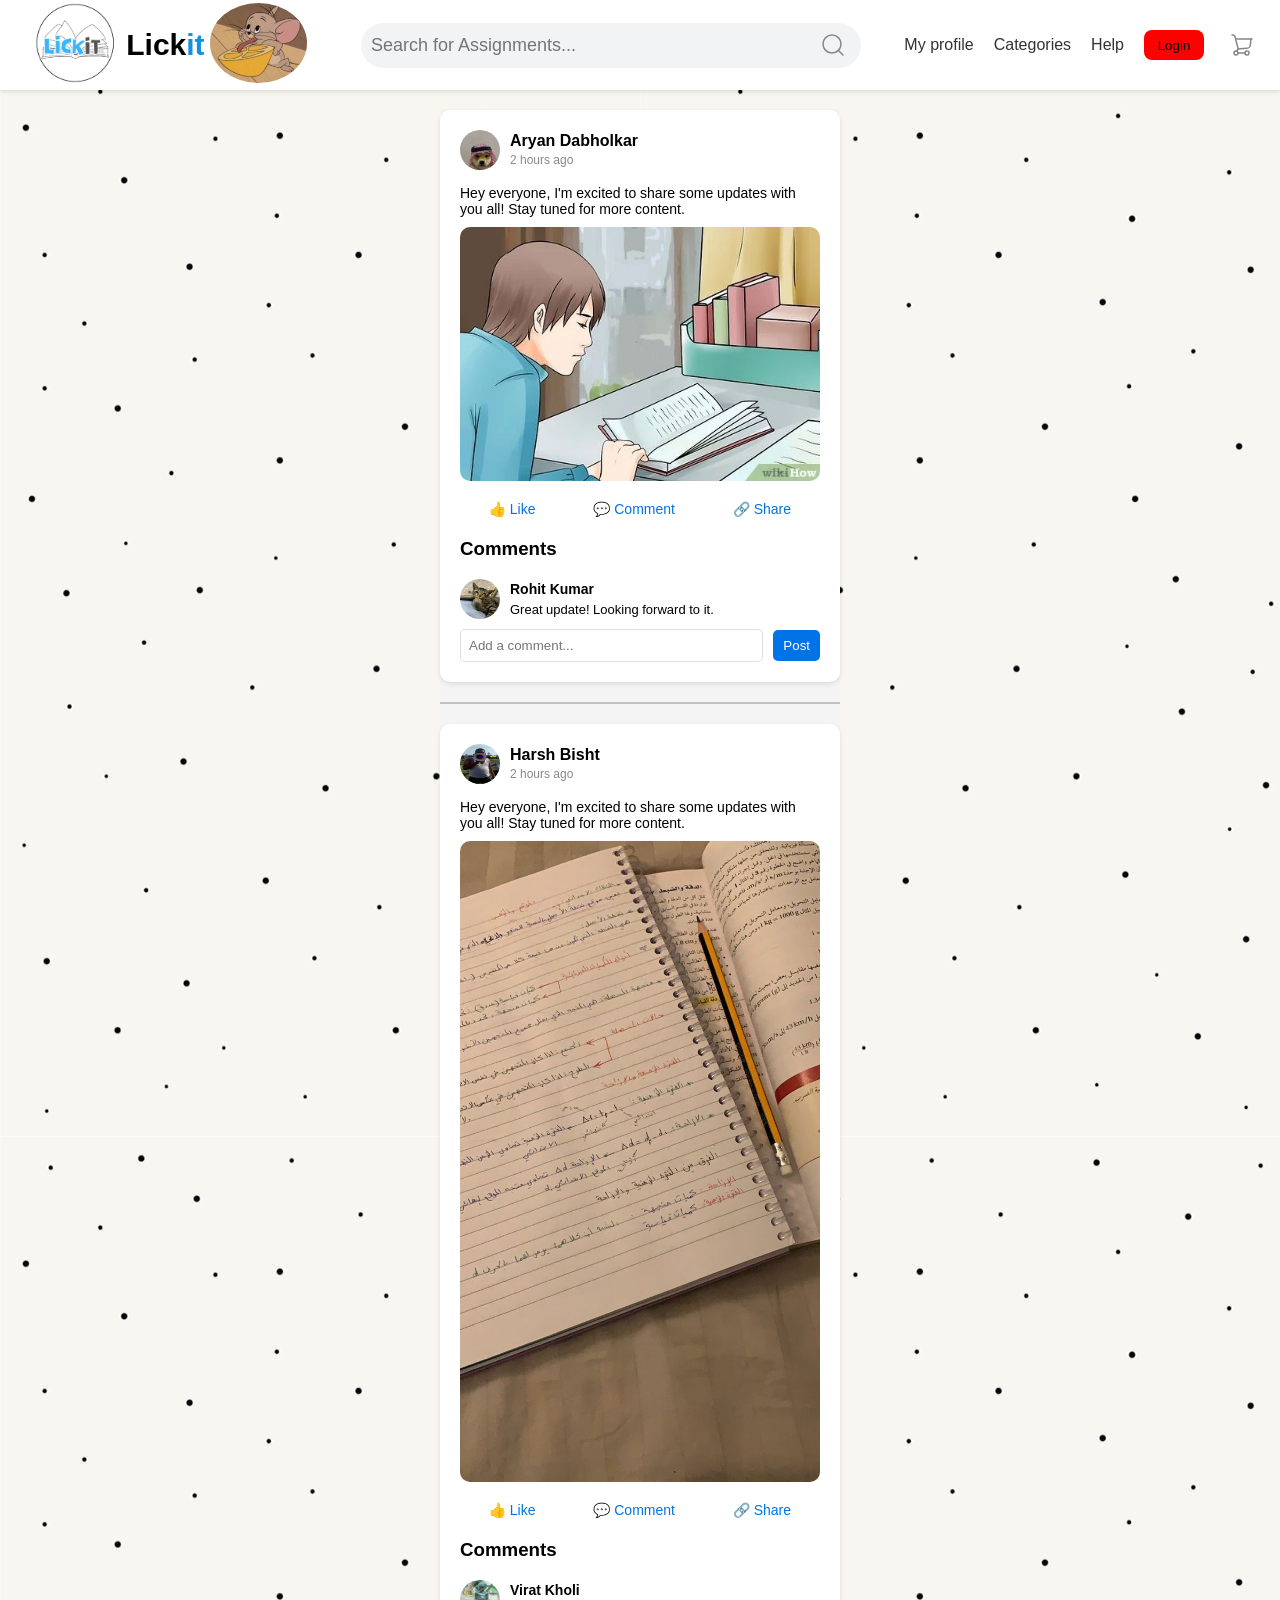
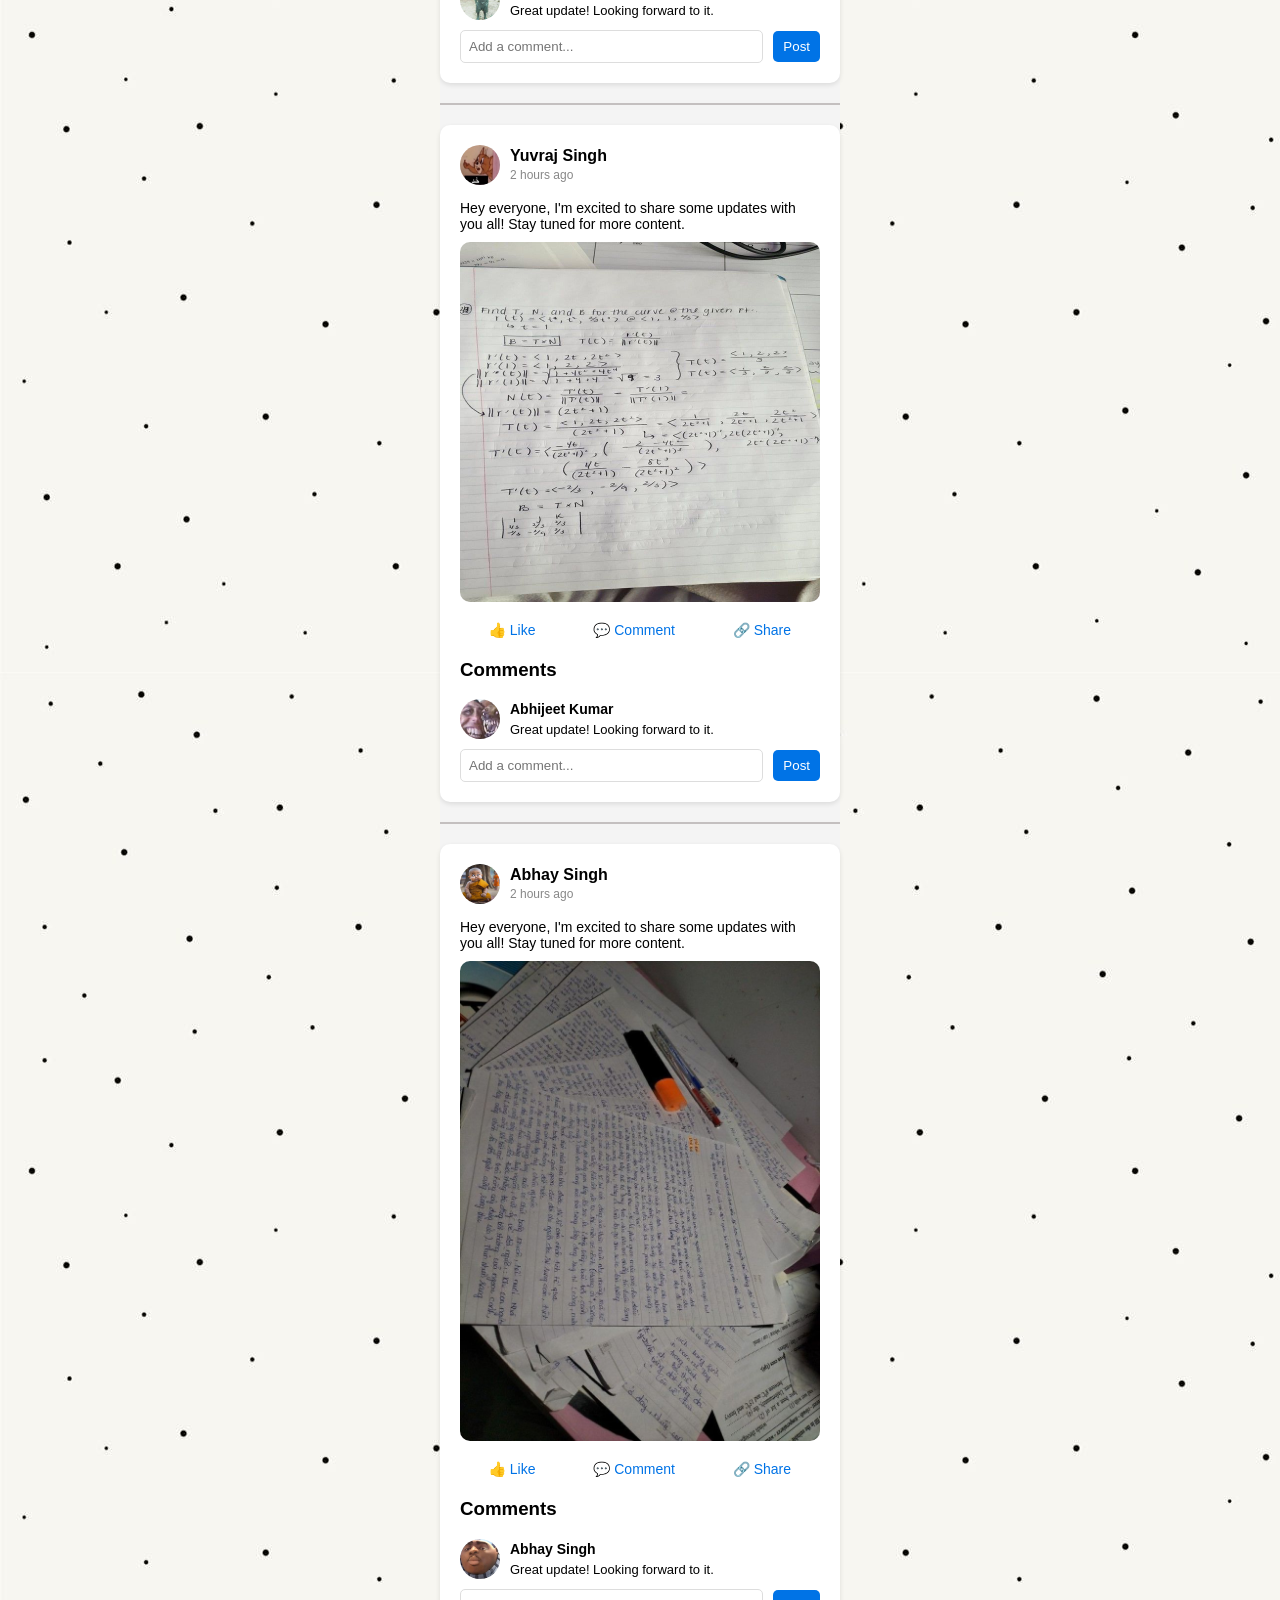
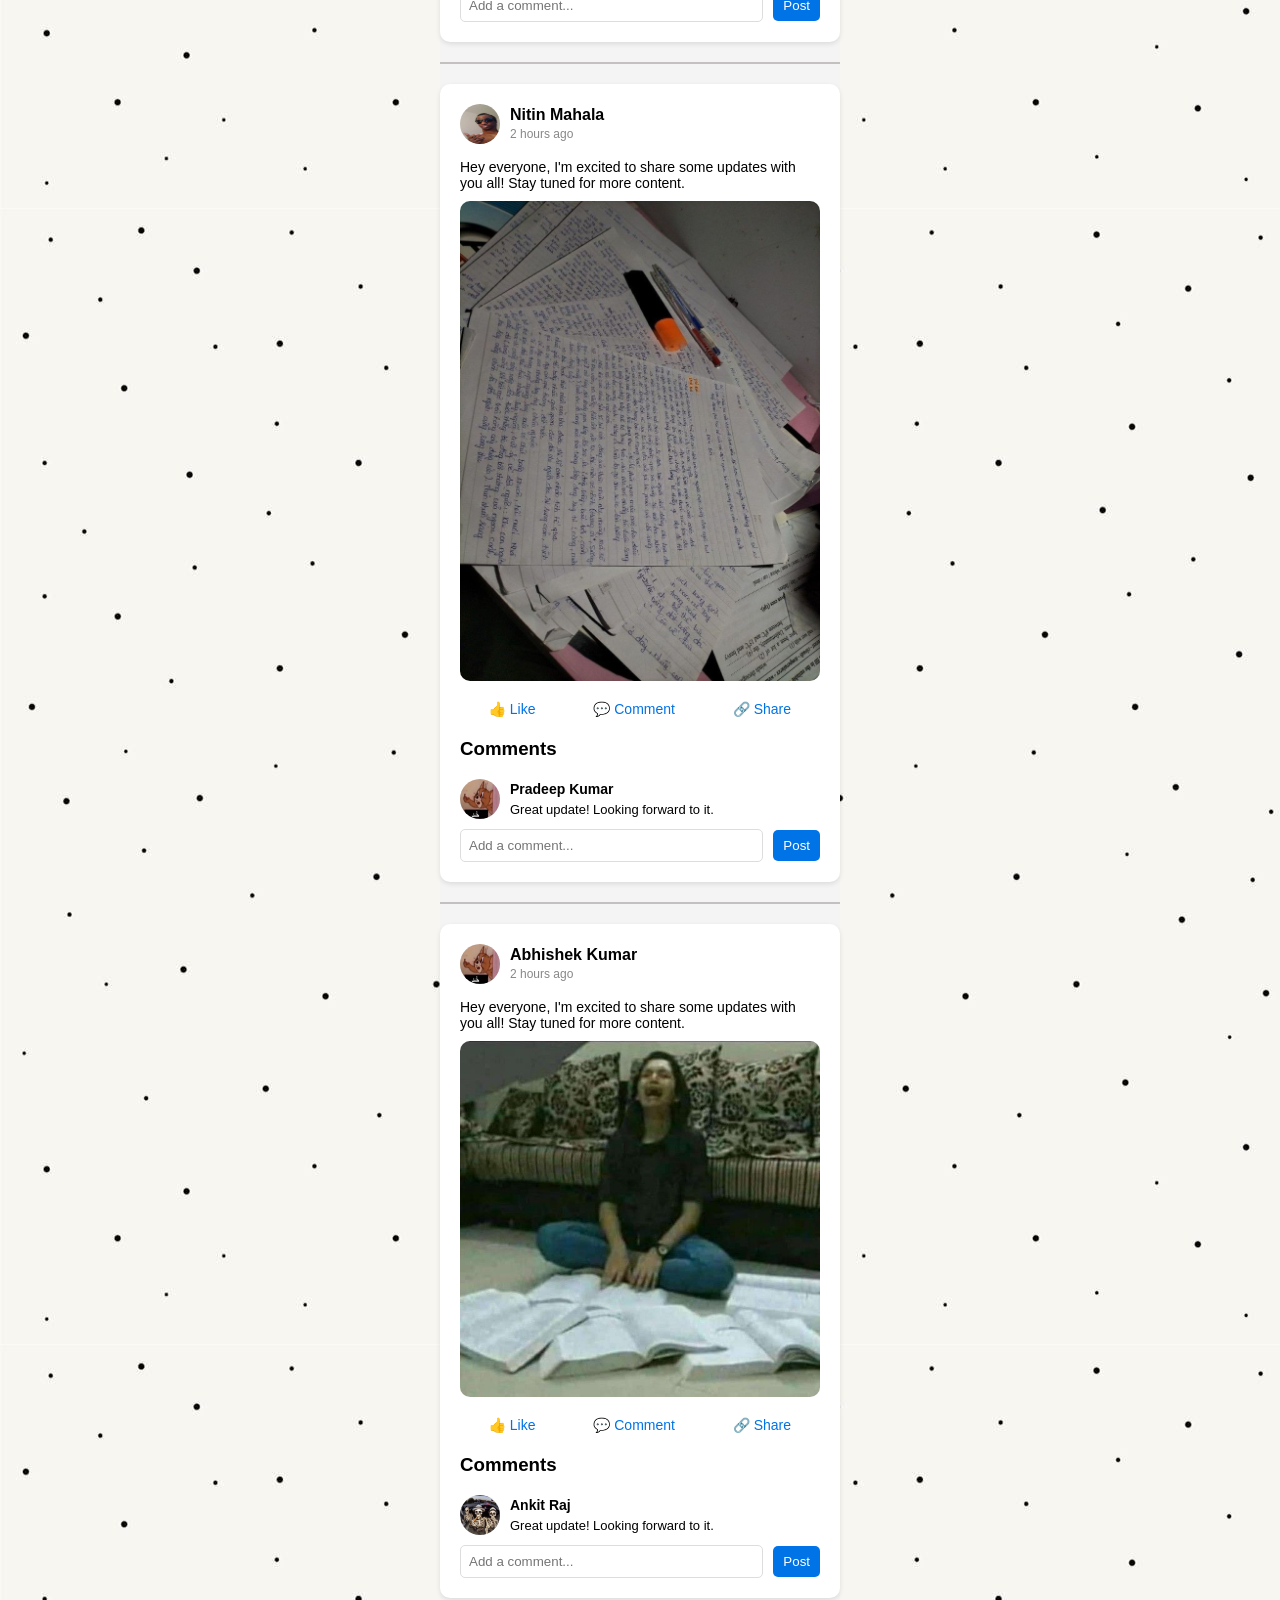
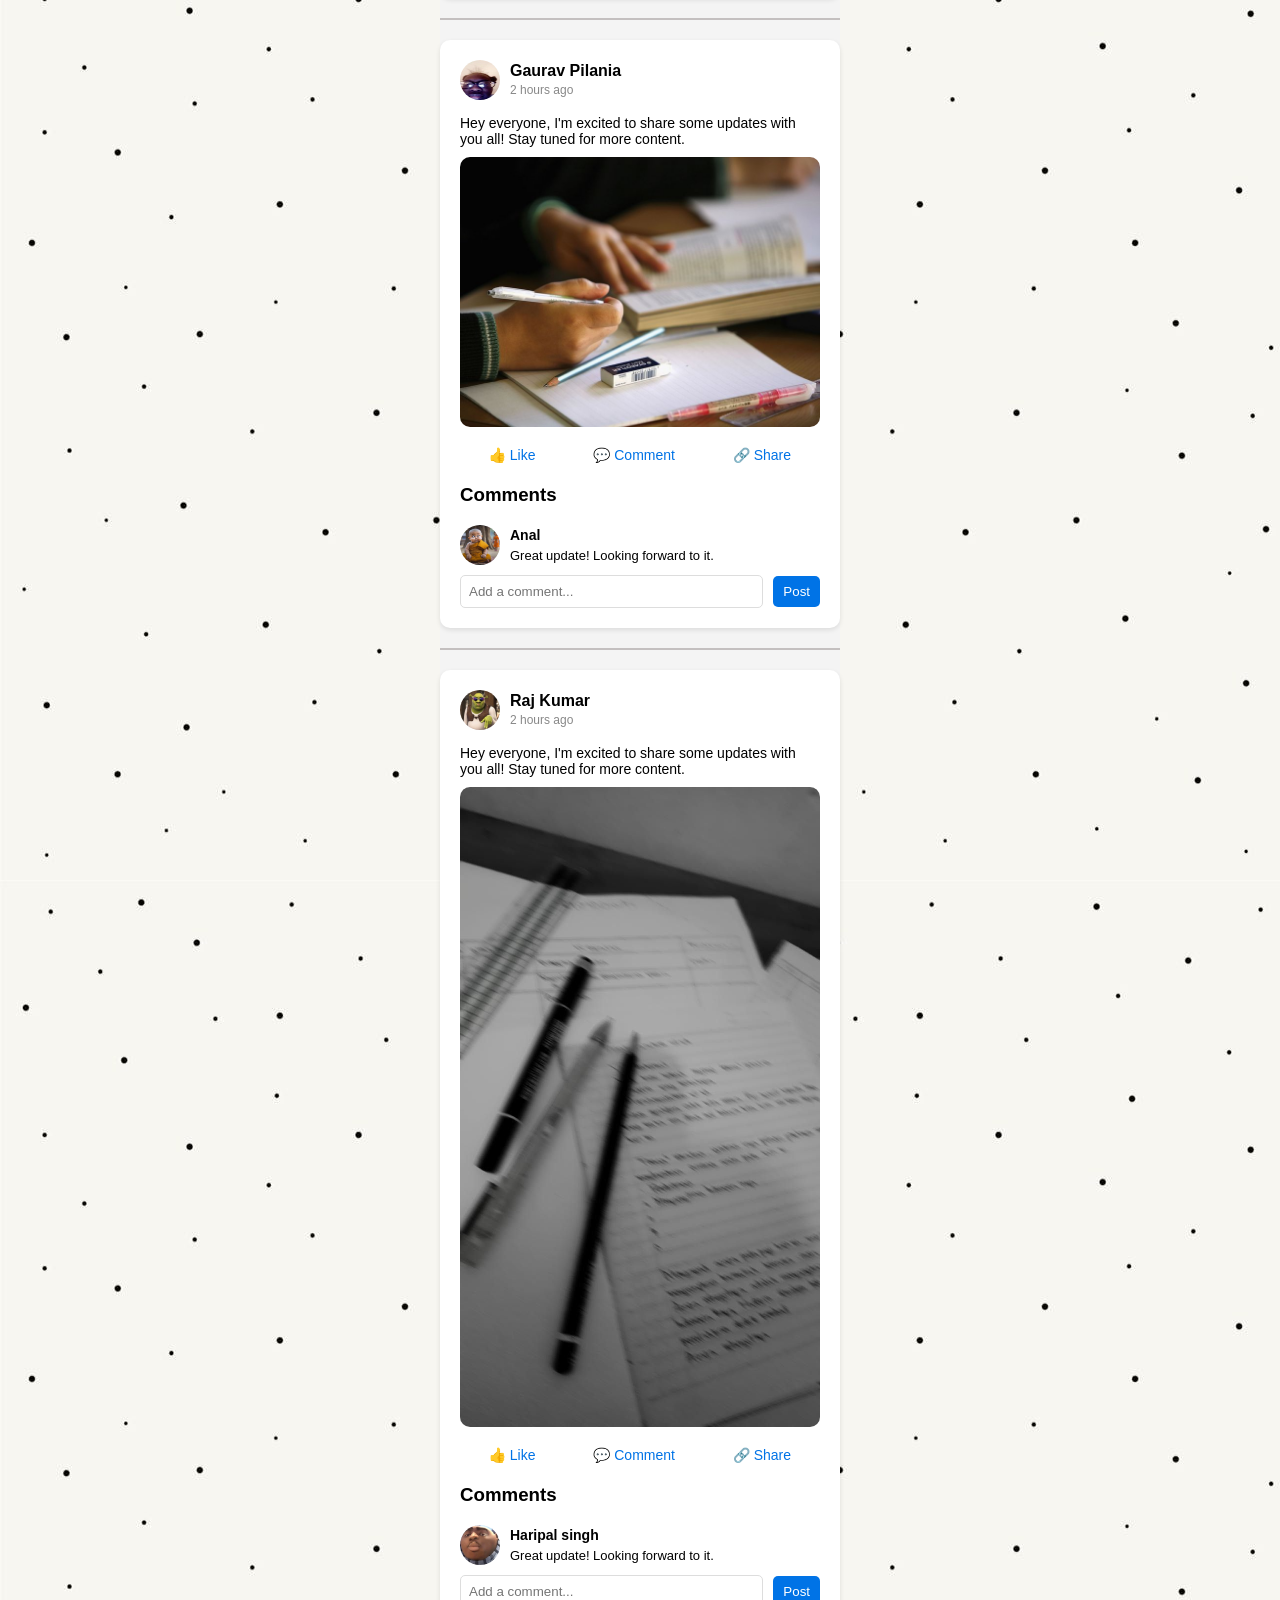
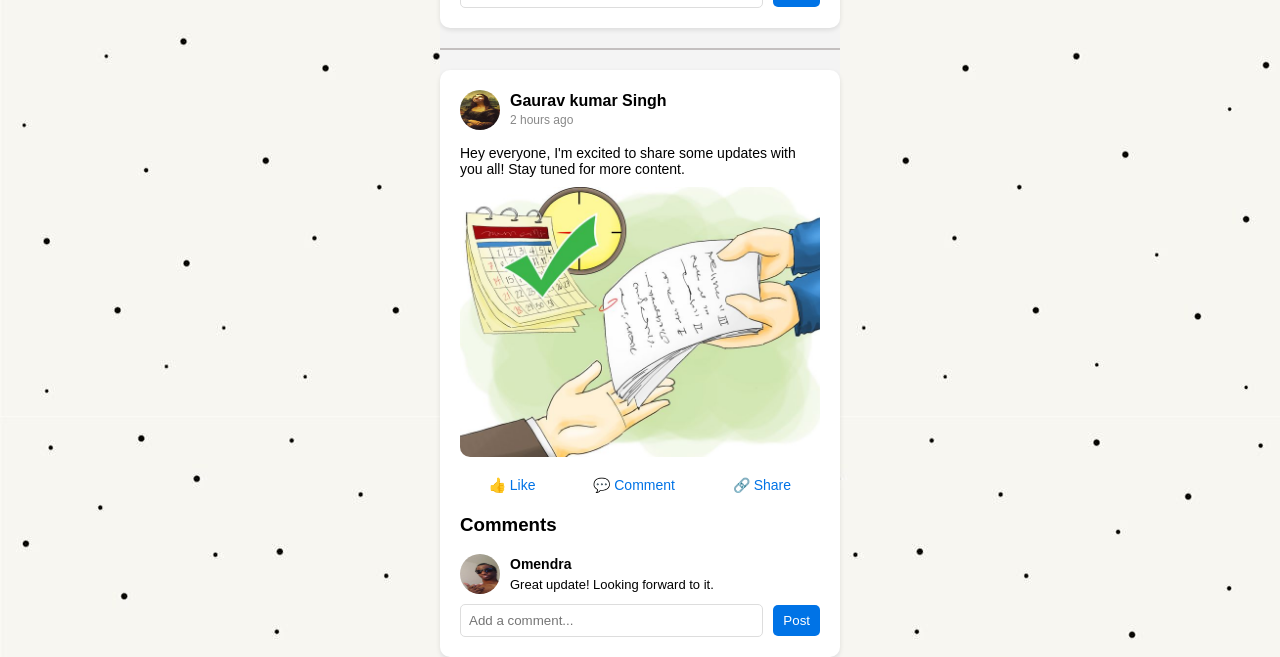
<file: index.html>
<!DOCTYPE html>
<html lang="en">

<head>
    <meta charset="UTF-8">
    <meta name="viewport" content="width=device-width, initial-scale=1.0">
    <title>Lickit</title>
    <link rel="stylesheet" href="style.css">
    <!-- <link rel="stylesheet" href="style2.css"> -->
</head>

<body>
    <div class="navbar">
        <div class="navbar-logo">
            <img src="image/img2.jpg" alt="Logo">
            <p >Lick<b>it</b></p>
            <img src="background.gif.gif" alt="" height="30" class="gif">

        </div>
        
        <div class="search-bar">
            <input type="text" placeholder="Search for Assignments..." class="search-bar-input">
            <!-- <button></button> -->
        </div>
        <div class="navbar-links">
            <a href="profile.html">My profile</a>
            <a href="category.html">Categories</a>
            <a href="help.html">Help</a>
            <button class="login" onclick="location.href='login.html'">Login</button>
            <button class="cart-icon" onclick="location.href='cart.html'">
                <img src="cart.svg" alt="Cart">
                <!-- <span class="cart-count">3</span> -->
            </button>
        </div>
    </div>

    

    <div class="container">
        <div class="community-post">
            <div class="user-info">
                <!-- <img src="image/p1.jpg" class="avatar"> -->
                 <img src="image/p1.jpg" alt="" class="avatar">
                <div class="user-details">
                    <h2 class="username">Aryan Dabholkar</h2>
                    <p class="post-time">2 hours ago</p>
                </div>
            </div>
            <div class="post-content">
                <p>Hey everyone, I'm excited to share some updates with you all! Stay tuned for more content.</p>
                <img src="post/a2.jpg" alt="" class="post-image">     
            </div>
            <div class="post-actions">
                <button class="like-btn">👍 Like</button>
                <button class="comment-btn">💬 Comment</button>
                <button class="share-btn">🔗 Share</button>
            </div>
            <div class="comment-section">
                <h3>Comments</h3>
                <div class="comment">
                    <img src="image/p4.jpg" alt="" class="avatar">
                    <div class="comment-details">
                        <h4 class="comment-username">Rohit Kumar</h4>
                        <p class="comment-text">Great update! Looking forward to it.</p>
                    </div>
                </div>
                <div class="add-comment">
                    <input type="text" placeholder="Add a comment..." class="comment-input">
                    <button class="comment-submit">Post</button>
                </div>
            </div>
        </div>


        <hr class="divider">


        <div class="community-post">
            <div class="user-info">
                <img src="image/p5.jpg" alt="" class="avatar">
                <div class="user-details">
                    <h2 class="username">Harsh Bisht</h2>
                    <p class="post-time">2 hours ago</p>
                </div>
            </div>
            <div class="post-content">
                <p>Hey everyone, I'm excited to share some updates with you all! Stay tuned for more content.</p>
                <img src="post/a3.jpg" alt="" class="post-image"> 
            </div>
            <div class="post-actions">
                <button class="like-btn">👍 Like</button>
                <button class="comment-btn">💬 Comment</button>
                <button class="share-btn">🔗 Share</button>
            </div>
            <div class="comment-section">
                <h3>Comments</h3>
                <div class="comment">
                    <img src="image/p10.jpg" alt="" class="avatar">
                    <div class="comment-details">
                        <h4 class="comment-username">Virat Kholi</h4>
                        <p class="comment-text">Great update! Looking forward to it.</p>
                    </div>
                </div>
                <div class="add-comment">
                    <input type="text" placeholder="Add a comment..." class="comment-input">
                    <button class="comment-submit">Post</button>
                </div>
            </div>
        </div>
        <hr class="divider">


        <div class="community-post">
            <div class="user-info">
                <img src="image/p12.jpg" alt="" class="avatar">
                <div class="user-details">
                    <h2 class="username">Yuvraj Singh</h2>
                    <p class="post-time">2 hours ago</p>
                </div>
            </div>
            <div class="post-content">
                <p>Hey everyone, I'm excited to share some updates with you all! Stay tuned for more content.</p>
                <img src="post/a4.jpg" alt="" class="post-image">
            </div>
            <div class="post-actions">
                <button class="like-btn">👍 Like</button>
                <button class="comment-btn">💬 Comment</button>
                <button class="share-btn">🔗 Share</button>
            </div>
            <div class="comment-section">
                <h3>Comments</h3>
                <div class="comment">
                    <img src="image/p14.jpg" alt="" class="avatar">
                    <div class="comment-details">
                        <h4 class="comment-username">Abhijeet Kumar</h4>
                        <p class="comment-text">Great update! Looking forward to it.</p>
                    </div>
                </div>
                <div class="add-comment">
                    <input type="text" placeholder="Add a comment..." class="comment-input">
                    <button class="comment-submit">Post</button>
                </div>
            </div>
        </div>
        <hr class="divider">


        <div class="community-post">
            <div class="user-info">
                <img src="image/p16.jpg" alt="" class="avatar">
                <div class="user-details">
                    <h2 class="username">Abhay Singh</h2>
                    <p class="post-time">2 hours ago</p>
                </div>
            </div>
            <div class="post-content">
                <p>Hey everyone, I'm excited to share some updates with you all! Stay tuned for more content.</p>
                <img src="post/a5.jpg" alt="" class="post-image">
            </div>
            <div class="post-actions">
                <button class="like-btn">👍 Like</button>
                <button class="comment-btn">💬 Comment</button>
                <button class="share-btn">🔗 Share</button>
            </div>
            <div class="comment-section">
                <h3>Comments</h3>
                <div class="comment">
                    <img src="image/p17.jpg" alt="" class="avatar">
                    <div class="comment-details">
                        <h4 class="comment-username">Abhay Singh</h4>
                        <p class="comment-text">Great update! Looking forward to it.</p>
                    </div>
                </div>
                <div class="add-comment">
                    <input type="text" placeholder="Add a comment..." class="comment-input">
                    <button class="comment-submit">Post</button>
                </div>
            </div>
        </div>
        <hr class="divider">


        <div class="community-post">
            <div class="user-info">
                <img src="image/p18.jpg" alt="" class="avatar">
                <div class="user-details">
                    <h2 class="username">Nitin Mahala</h2>
                    <p class="post-time">2 hours ago</p>
                </div>
            </div>
            <div class="post-content">
                <p>Hey everyone, I'm excited to share some updates with you all! Stay tuned for more content.</p>
                <img src="post/a5.jpg" alt="" class="post-image">
            </div>
            <div class="post-actions">
                <button class="like-btn">👍 Like</button>
                <button class="comment-btn">💬 Comment</button>
                <button class="share-btn">🔗 Share</button>
            </div>
            <div class="comment-section">
                <h3>Comments</h3>
                <div class="comment">
                    <img src="image/p12.jpg" alt="" class="avatar">
                    <div class="comment-details">
                        <h4 class="comment-username">Pradeep Kumar</h4>
                        <p class="comment-text">Great update! Looking forward to it.</p>
                    </div>
                </div>
                <div class="add-comment">
                    <input type="text" placeholder="Add a comment..." class="comment-input">
                    <button class="comment-submit">Post</button>
                </div>
            </div>
        </div>
        <hr class="divider">


        <div class="community-post">
            <div class="user-info">
                <img src="image/p12.jpg" alt="" class="avatar">
                <div class="user-details">
                    <h2 class="username">Abhishek Kumar</h2>
                    <p class="post-time">2 hours ago</p>
                </div>
            </div>
            <div class="post-content">
                <p>Hey everyone, I'm excited to share some updates with you all! Stay tuned for more content.</p>
                <img src="post/a6.jpg" alt="" class="post-image">
            </div>
            <div class="post-actions">
                <button class="like-btn">👍 Like</button>
                <button class="comment-btn">💬 Comment</button>
                <button class="share-btn">🔗 Share</button>
            </div>
            <div class="comment-section">
                <h3>Comments</h3>
                <div class="comment">
                    <img src="image/p15.jpg" alt="" class="avatar">
                    <div class="comment-details">
                        <h4 class="comment-username">Ankit Raj</h4>
                        <p class="comment-text">Great update! Looking forward to it.</p>
                    </div>
                </div>
                <div class="add-comment">
                    <input type="text" placeholder="Add a comment..." class="comment-input">
                    <button class="comment-submit">Post</button>
                </div>
            </div>
        </div>
        <hr class="divider">


        <div class="community-post">
            <div class="user-info">
                <img src="image/p13.jpg" alt="" class="avatar">
                <div class="user-details">
                    <h2 class="username">Gaurav Pilania</h2>
                    <p class="post-time">2 hours ago</p>
                </div>
            </div>
            <div class="post-content">
                <p>Hey everyone, I'm excited to share some updates with you all! Stay tuned for more content.</p>
                <img src="post/a1.jpg" alt="" class="post-image">
            </div>
            <div class="post-actions">
                <button class="like-btn">👍 Like</button>
                <button class="comment-btn">💬 Comment</button>
                <button class="share-btn">🔗 Share</button>
            </div>
            <div class="comment-section">
                <h3>Comments</h3>
                <div class="comment">
                    <img src="image/p16.jpg" alt="" class="avatar">
                    <div class="comment-details">
                        <h4 class="comment-username">Anal </h4>
                        <p class="comment-text">Great update! Looking forward to it.</p>
                    </div>
                </div>
                <div class="add-comment">
                    <input type="text" placeholder="Add a comment..." class="comment-input">
                    <button class="comment-submit">Post</button>
                </div>
            </div>
        </div>
        <hr class="divider">


        <div class="community-post">
            <div class="user-info">
                <img src="image/p20.jpg" alt="" class="avatar">
                <div class="user-details">
                    <h2 class="username">Raj Kumar</h2>
                    <p class="post-time">2 hours ago</p>
                </div>
            </div>
            <div class="post-content">
                <p>Hey everyone, I'm excited to share some updates with you all! Stay tuned for more content.</p>
                <img src="post/a7.jpg" alt="" class="post-image">
            </div>
            <div class="post-actions">
                <button class="like-btn">👍 Like</button>
                <button class="comment-btn">💬 Comment</button>
                <button class="share-btn">🔗 Share</button>
            </div>
            <div class="comment-section">
                <h3>Comments</h3>
                <div class="comment">
                    <img src="image/p17.jpg" alt="" class="avatar">
                    <div class="comment-details">
                        <h4 class="comment-username">Haripal singh</h4>
                        <p class="comment-text">Great update! Looking forward to it.</p>
                    </div>
                </div>
                <div class="add-comment">
                    <input type="text" placeholder="Add a comment..." class="comment-input">
                    <button class="comment-submit">Post</button>
                </div>
            </div>
        </div>
        <hr class="divider">


        <div class="community-post">
            <div class="user-info">
                <img src="image/p11.jpg" alt="" class="avatar">
                <div class="user-details">
                    <h2 class="username">Gaurav kumar Singh</h2>
                    <p class="post-time">2 hours ago</p>
                </div>
            </div>
            <div class="post-content">
                <p>Hey everyone, I'm excited to share some updates with you all! Stay tuned for more content.</p>
                <img src="post/a8.jpg" alt="" class="post-image">
            </div>
            <div class="post-actions">
                <button class="like-btn">👍 Like</button>
                <button class="comment-btn">💬 Comment</button>
                <button class="share-btn">🔗 Share</button>
            </div>
            <div class="comment-section">
                <h3>Comments</h3>
                <div class="comment">
                    <img src="image/p18.jpg" alt="" class="avatar">
                    <div class="comment-details">
                        <h4 class="comment-username">Omendra</h4>
                        <p class="comment-text">Great update! Looking forward to it.</p>
                    </div>
                </div>
                <div class="add-comment">
                    <input type="text" placeholder="Add a comment..." class="comment-input">
                    <button class="comment-submit">Post</button>
                </div>
            </div>
        </div>
    </div>
    <script src="script3.js"></script>
    <script src="script2.js"></script>
 
    
</body>

</html>
</file>
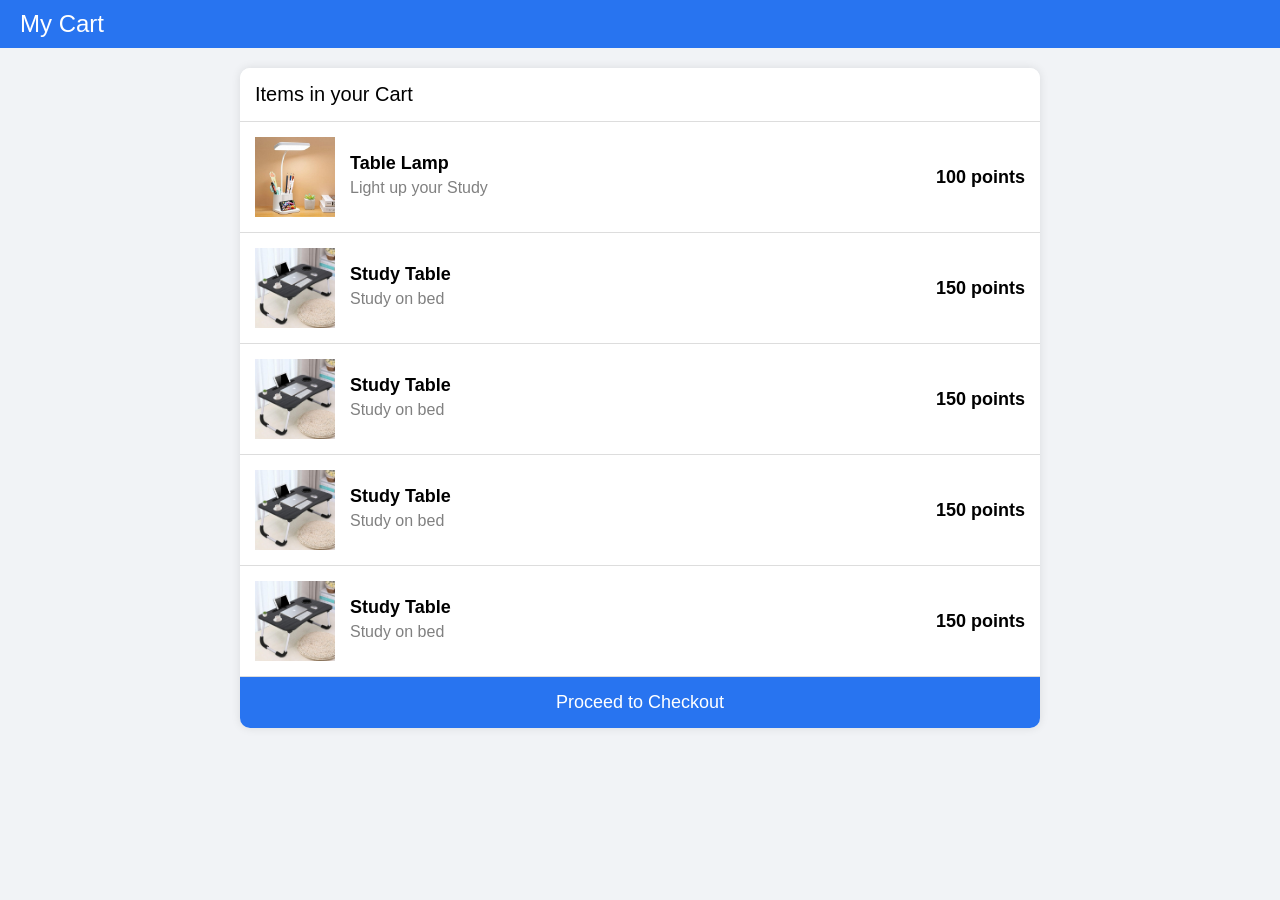
<file: cart.html>
<!DOCTYPE html>
<html lang="en">
<head>
    <meta charset="UTF-8">
    <meta name="viewport" content="width=device-width, initial-scale=1.0">
    <title>Cart Page</title>
    <style>
        body {
            font-family: Arial, sans-serif;
            margin: 0;
            background-color: #f1f3f6;
        }

        .navbar {
            background-color: #2874f0;
            padding: 10px 20px;
            color: white;
            font-size: 24px;
            display: flex;
            align-items: center;
        }

        .cart-container {
            margin: 20px auto;
            max-width: 800px;
            background-color: white;
            border-radius: 10px;
            box-shadow: 0 0 10px rgba(0, 0, 0, 0.1);
            overflow: hidden;
        }

        .cart-header {
            padding: 15px;
            background-color: #fff;
            font-size: 20px;
            border-bottom: 1px solid #ddd;
        }

        .cart-item {
            display: flex;
            padding: 15px;
            align-items: center;
            border-bottom: 1px solid #ddd;
        }

        .cart-item img {
            width: 80px;
            height: 80px;
            margin-right: 15px;
        }

        .item-details {
            flex-grow: 1;
        }

        .item-details h3 {
            margin: 0;
            font-size: 18px;
        }

        .item-details p {
            margin: 5px 0;
            color: gray;
        }

        .item-price {
            font-size: 18px;
            font-weight: bold;
        }

        .checkout {
            padding: 15px;
            background-color: #2874f0;
            color: white;
            text-align: center;
            font-size: 18px;
            cursor: pointer;
        }

        .checkout:hover {
            background-color: #1a5ab6;
        }
    </style>
</head>
<body>

    <div class="navbar">
        <span>My Cart</span>
    </div>

    <div class="cart-container">
        <div class="cart-header">Items in your Cart</div>

        <div class="cart-item">
            <img src="cart/cart1.jpg" alt="Product">
            <div class="item-details">
                <h3>Table Lamp</h3>
                <p>Light up your Study</p>
            </div>
            <div class="item-price">100 points</div>
        </div>

        <div class="cart-item">
            <img src="cart/cart2.jpg" alt="Product">
            <div class="item-details">
                <h3>Study Table</h3>
                <p>Study on bed</p>
            </div>
            <div class="item-price">150 points</div>
        </div>

        <div class="cart-item">
            <img src="cart/cart2.jpg" alt="Product">
            <div class="item-details">
                <h3>Study Table</h3>
                <p>Study on bed</p>
            </div>
            <div class="item-price">150 points</div>
        </div>

        <div class="cart-item">
            <img src="cart/cart2.jpg" alt="Product">
            <div class="item-details">
                <h3>Study Table</h3>
                <p>Study on bed</p>
            </div>
            <div class="item-price">150 points</div>
        </div>

        <div class="cart-item">
            <img src="cart/cart2.jpg" alt="Product">
            <div class="item-details">
                <h3>Study Table</h3>
                <p>Study on bed</p>
            </div>
            <div class="item-price">150 points</div>
        </div>

        <div class="checkout">Proceed to Checkout</div>
    </div>

</body>
</html>
</file>
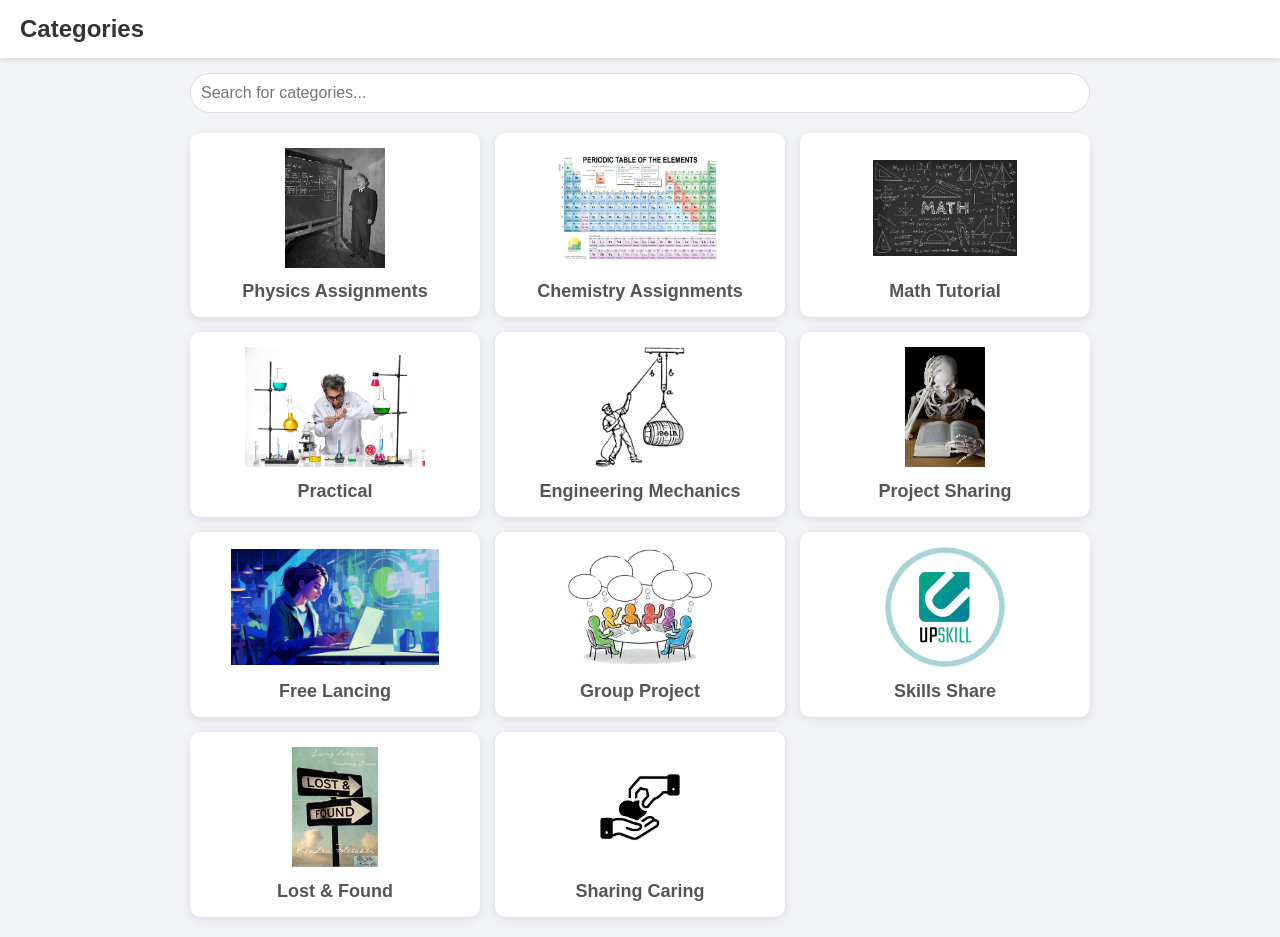
<file: category.html>
<!DOCTYPE html>
<html lang="en">
<head>
    <meta charset="UTF-8">
    <meta name="viewport" content="width=device-width, initial-scale=1.0">
    <title>Categories</title>
    <style>
        * {
            box-sizing: border-box;
            margin: 0;
            padding: 0;
            font-family: 'Arial', sans-serif;
        }

        body {
            background-color: #f1f3f6;
        }

        .navbar {
            background-color: #fff;
            padding: 15px 20px;
            display: flex;
            align-items: center;
            justify-content: space-between;
            box-shadow: 0 2px 5px rgba(0, 0, 0, 0.1);
        }

        .navbar h1 {
            font-size: 24px;
            color: #333;
        }

        .search-bar {
            margin: 15px auto;
            max-width: 900px;
            display: flex;
            justify-content: center;
        }

        .search-bar input {
            width: 100%;
            padding: 10px;
            border: 1px solid #ddd;
            border-radius: 20px;
            font-size: 16px;
        }

        .categories-container {
            max-width: 900px;
            margin: 20px auto;
            display: grid;
            grid-template-columns: repeat(3, 1fr);
            gap: 15px;
        }

        .category-card {
            background-color: white;
            border-radius: 10px;
            box-shadow: 0 2px 8px rgba(0, 0, 0, 0.1);
            text-align: center;
            padding: 15px;
            transition: transform 0.3s ease, box-shadow 0.3s ease;
        }
        .category-card button{
            background: none;
            border: none;
        }
        .category-card button:hover{
            cursor: pointer;
        }

        .category-card img {
            width: 80%;
            height: 120px;
            object-fit: contain;
            margin-bottom: 10px;
        }

        .category-card h3 {
            font-size: 18px;
            color: #555;
        }

        .category-card:hover {
            transform: scale(1.05);
            box-shadow: 0 4px 12px rgba(0, 0, 0, 0.15);
            cursor: pointer;
        }

        @media (max-width: 768px) {
            .categories-container {
                grid-template-columns: repeat(2, 1fr);
            }
        }

        @media (max-width: 480px) {
            .categories-container {
                grid-template-columns: 1fr;
            }
        }
    </style>
</head>
<body>

    <!-- Navbar -->
    <div class="navbar">
        <h1>Categories</h1>
    </div>

    <!-- Search Bar -->
    <div class="search-bar">
        <input type="text" placeholder="Search for categories...">
    </div>

    <!-- Categories Grid -->
    <div class="categories-container">
        <div class="category-card">
            <button onclick="location.href='physics_assignment.html'">
            <img src="category/c1.jpg" alt="Fruits">
            <h3>Physics Assignments</h3>
            </button>
        </div>
        <div class="category-card">
            <button onclick="location.href='chemistry_assignment.html'">
            <img src="category/c4.jpg" alt="Dairy">
            <h3>Chemistry Assignments</h3>
            </button>
        </div>
        <div class="category-card">
            <button onclick="location.href='math_assignment.html'">
            <img src="category/c2.jpg" alt="Snacks">
            <h3>Math Tutorial</h3>
            </button>
        </div>
        <div class="category-card">
            <img src="category/c7.jpg" alt="Staples">
            <h3>Practical</h3>
        </div>
        <div class="category-card">
            <img src="category/c5.jpg" alt="Bakery">
            <h3>Engineering Mechanics</h3>
        </div>
        <div class="category-card">
            <img src="category/c3.jpg" alt="Personal Care">
            <h3>Project Sharing</h3>
        </div>
        <div class="category-card">
            <img src="category/c8.webp" alt="Personal Care">
            <h3>Free Lancing</h3>
        </div>
        <div class="category-card">
            <img src="category/c9.jpg" alt="Personal Care">
            <h3>Group Project</h3>
        </div>
        <div class="category-card">
            <img src="category/c10.jpg" alt="Personal Care">
            <h3>Skills Share</h3>
        </div>
        <div class="category-card">
            <img src="category/c11.jpg" alt="Personal Care">
            <h3>Lost & Found</h3>
        </div>
        <div class="category-card">
            <img src="category/c12.jpg" alt="Personal Care">
            <h3>Sharing Caring</h3>
        </div>
    </div>

</body>
</html>
</file>
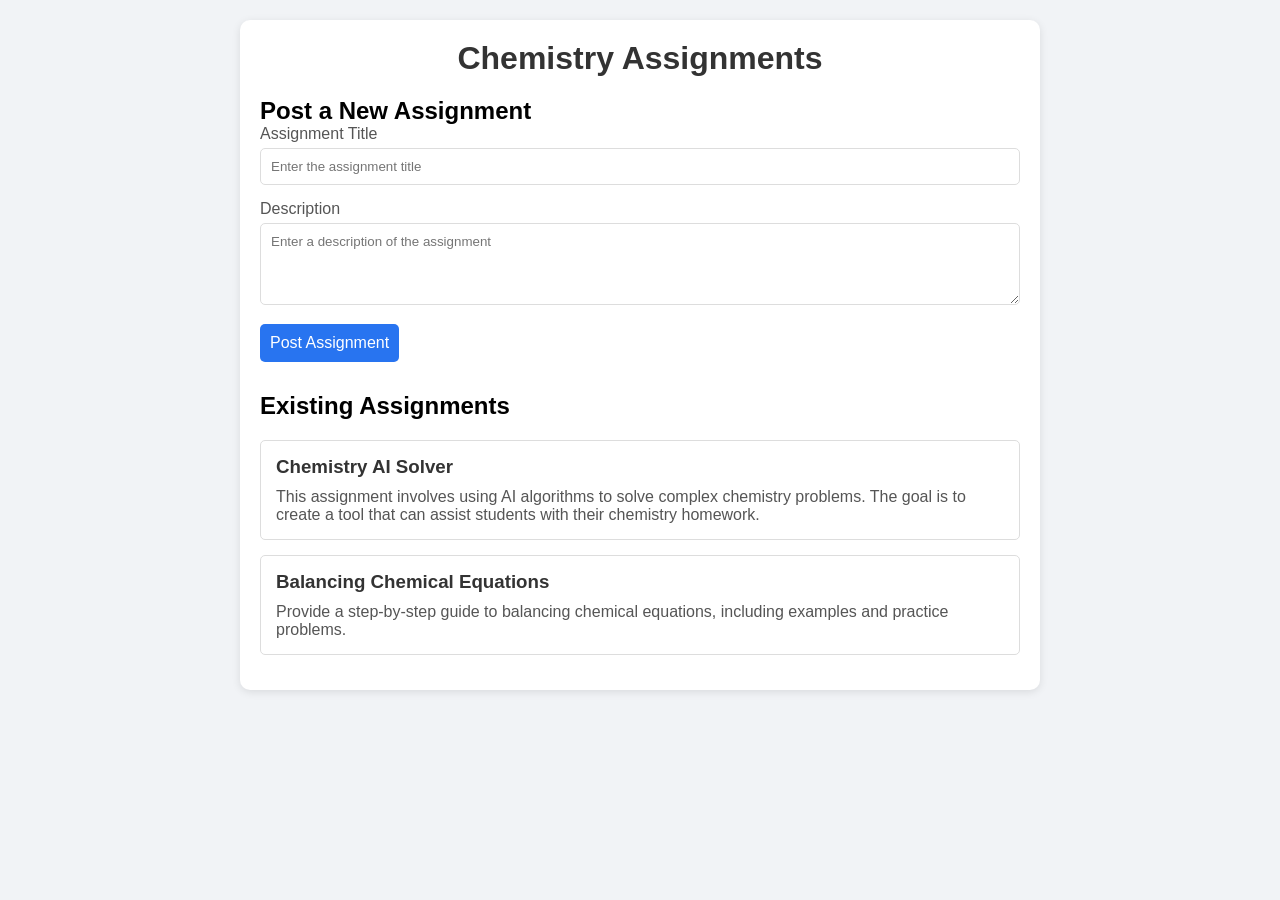
<file: chemistry_assignment.html>
<!DOCTYPE html>
<html lang="en">
<head>
    <meta charset="UTF-8">
    <meta name="viewport" content="width=device-width, initial-scale=1.0">
    <title>Chemistry Assignments</title>
    <style>
        * {
            box-sizing: border-box;
            margin: 0;
            padding: 0;
            font-family: 'Arial', sans-serif;
        }

        body {
            background-color: #f1f3f6;
        }

        .container {
            max-width: 800px;
            margin: 20px auto;
            padding: 20px;
            background-color: white;
            border-radius: 10px;
            box-shadow: 0 2px 8px rgba(0, 0, 0, 0.1);
        }

        h1 {
            text-align: center;
            margin-bottom: 20px;
            color: #333;
        }

        .assignment-form {
            margin-bottom: 30px;
        }

        .form-group {
            margin-bottom: 15px;
        }

        .form-group label {
            display: block;
            margin-bottom: 5px;
            color: #555;
        }

        .form-group input, .form-group textarea {
            width: 100%;
            padding: 10px;
            border: 1px solid #ddd;
            border-radius: 5px;
        }

        .submit-btn {
            padding: 10px;
            background-color: #2874f0;
            color: white;
            border: none;
            border-radius: 5px;
            font-size: 16px;
            cursor: pointer;
            transition: background-color 0.3s;
        }

        .submit-btn:hover {
            background-color: #1a5ab6;
        }

        .existing-assignments {
            margin-top: 20px;
        }

        .assignment {
            padding: 15px;
            border: 1px solid #ddd;
            border-radius: 5px;
            margin-bottom: 15px;
        }

        .assignment h3 {
            margin-bottom: 10px;
            color: #333;
        }

        .assignment p {
            color: #555;
        }
    </style>
</head>
<body>

    <div class="container">
        <h1>Chemistry Assignments</h1>

        <!-- Form to Post a New Assignment -->
        <div class="assignment-form">
            <h2>Post a New Assignment</h2>
            <div class="form-group">
                <label for="title">Assignment Title</label>
                <input type="text" id="title" placeholder="Enter the assignment title" required>
            </div>
            <div class="form-group">
                <label for="description">Description</label>
                <textarea id="description" rows="4" placeholder="Enter a description of the assignment" required></textarea>
            </div>
            <button class="submit-btn" onclick="postAssignment()">Post Assignment</button>
        </div>

        <!-- Existing Assignments Section -->
        <h2>Existing Assignments</h2>
        <div class="existing-assignments" id="assignments-list">
            <div class="assignment">
                <h3>Chemistry AI Solver</h3>
                <p>This assignment involves using AI algorithms to solve complex chemistry problems. The goal is to create a tool that can assist students with their chemistry homework.</p>
            </div>
            <div class="assignment">
                <h3>Balancing Chemical Equations</h3>
                <p>Provide a step-by-step guide to balancing chemical equations, including examples and practice problems.</p>
            </div>
        </div>
    </div>

    <script>
        // Function to post a new assignment
        function postAssignment() {
            const title = document.getElementById('title').value.trim();
            const description = document.getElementById('description').value.trim();
            const assignmentsList = document.getElementById('assignments-list');

            if (title && description) {
                const newAssignment = document.createElement('div');
                newAssignment.classList.add('assignment');
                newAssignment.innerHTML = `
                    <h3>${title}</h3>
                    <p>${description}</p>
                `;
                assignmentsList.prepend(newAssignment); // Add new assignment at the top
                document.getElementById('title').value = ''; // Clear input fields
                document.getElementById('description').value = '';
            } else {
                alert('Please fill in all fields.');
            }
        }
    </script>

</body>
</html>
</file>
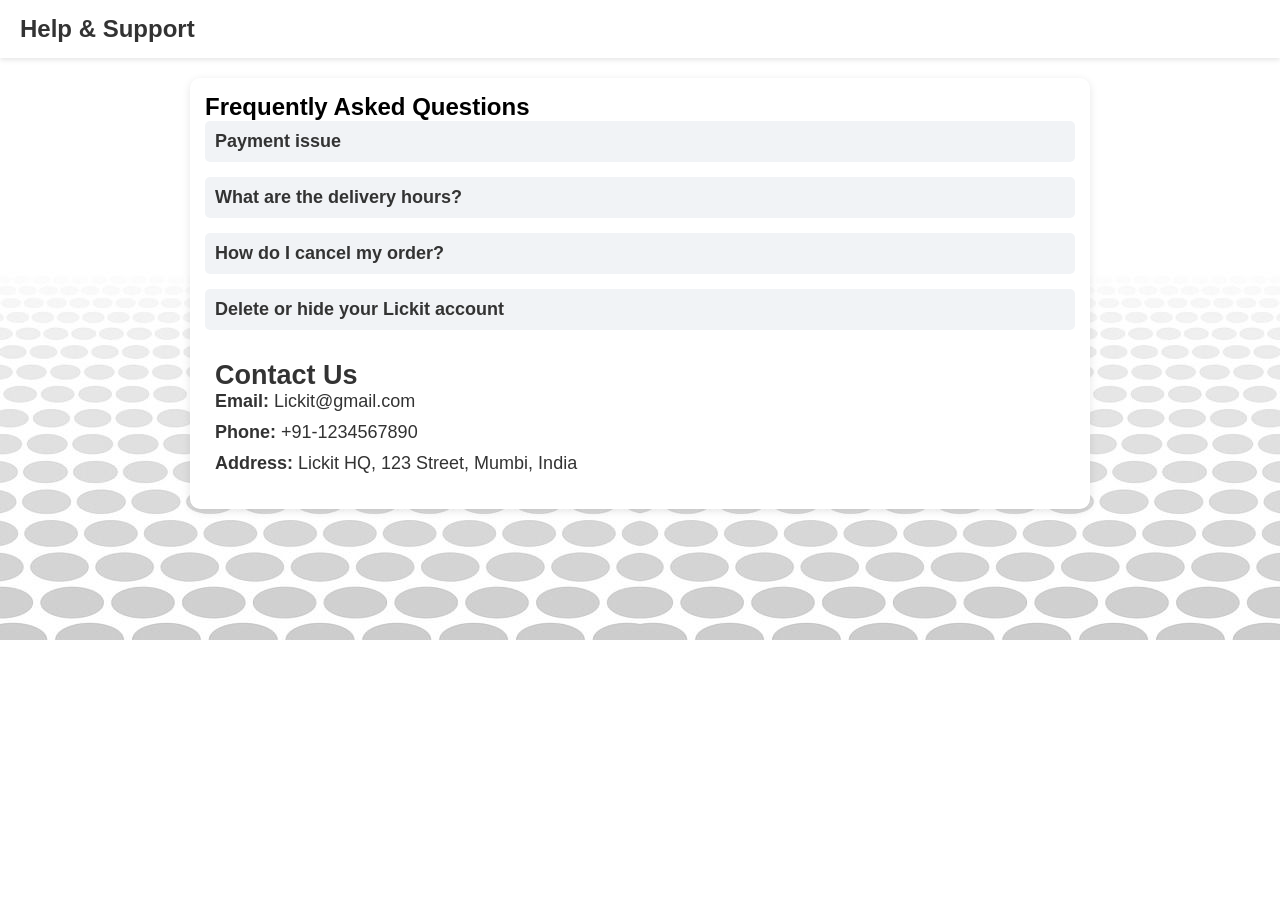
<file: help.html>
<!DOCTYPE html>
<html lang="en">
<head>
    <meta charset="UTF-8">
    <meta name="viewport" content="width=device-width, initial-scale=1.0">
    <title>Help & Support - Blinkit Style</title>
    <style>
        * {
            box-sizing: border-box;
            margin: 0;
            padding: 0;
            font-family: 'Arial', sans-serif;
        }

        body {
            background-color: #f9f9f9;
            background-image: url(wallpaper2.jpg);
        }

        .navbar {
            background-color: #fff;
            padding: 15px 20px;
            display: flex;
            align-items: center;
            justify-content: space-between;
            box-shadow: 0 2px 5px rgba(0, 0, 0, 0.1);
        }

        .navbar h1 {
            font-size: 24px;
            color: #333;
        }

        .container {
            max-width: 900px;
            margin: 20px auto;
            padding: 15px;
            background-color: white;
            border-radius: 10px;
            box-shadow: 0 2px 8px rgba(0, 0, 0, 0.1);
        }

        .faq-section {
            margin-bottom: 20px;
        }

        .faq-item {
            margin-bottom: 15px;
        }

        .faq-item h3 {
            font-size: 18px;
            color: #333;
            cursor: pointer;
            padding: 10px;
            background-color: #f1f3f6;
            border-radius: 5px;
            transition: background-color 0.3s ease;
        }

        .faq-item h3:hover {
            background-color: #ddd;
        }

        .faq-answer {
            padding: 10px 15px;
            font-size: 16px;
            color: #555;
            display: none;
            border-left: 3px solid #2874f0;
            margin-top: 5px;
        }

        .contact-section {
            padding: 10px;
            font-size: 18px;
            color: #333;
        }

        .contact-section div {
            margin-bottom: 10px;
        }

        @media (max-width: 768px) {
            .container {
                margin: 10px;
            }
        }
    </style>
</head>
<body>

    <!-- Navbar -->
    <div class="navbar">
        <h1>Help & Support</h1>
    </div>

    <!-- Help Container -->
    <div class="container">
        <!-- FAQ Section -->
        <div class="faq-section">
            <h2>Frequently Asked Questions</h2>
            <div class="faq-item">
                <h3>Payment issue</h3>
                <div class="faq-answer">
                    Payment will be refunded in three working days, If you have further inquery contact No: 0000000000,or Email At Lickit@gmail.com
                </div>
            </div>

            <div class="faq-item">
                <h3>What are the delivery hours?</h3>
                <div class="faq-answer">
                    Our delivery hours are between 7 AM to 11 PM every day, including weekends and public holidays.
                </div>
            </div>

            <div class="faq-item">
                <h3>How do I cancel my order?</h3>
                <div class="faq-answer">
                    You can cancel your order from the 'My Orders' section before it is out for delivery. Once the delivery process starts, cancellations will not be accepted.
                </div>
            </div>
            <div class="faq-item">
                <h3>Delete or hide your Lickit account</h3>
                <div class="faq-answer">
                    Go the the my profile account where you find delete  option by clicking it you can delete it, for further assistance you can contact No: 9999999999, or Email: Lickit@gmail.com
                </div>
            </div>
        </div>

        <!-- Contact Section -->
        <div class="contact-section">
            <h2>Contact Us</h2>
            <div><strong>Email:</strong> Lickit@gmail.com</div>
            <div><strong>Phone:</strong> +91-1234567890</div>
            <div><strong>Address:</strong> Lickit HQ, 123 Street, Mumbi, India</div>
        </div>
    </div>

    <script>
        // JavaScript to toggle FAQ answers
        document.querySelectorAll('.faq-item h3').forEach((question) => {
            question.addEventListener('click', () => {
                const answer = question.nextElementSibling;
                answer.style.display = answer.style.display === 'none' ? 'block' : 'none';
            });
        });
    </script>

</body>
</html>
</file>
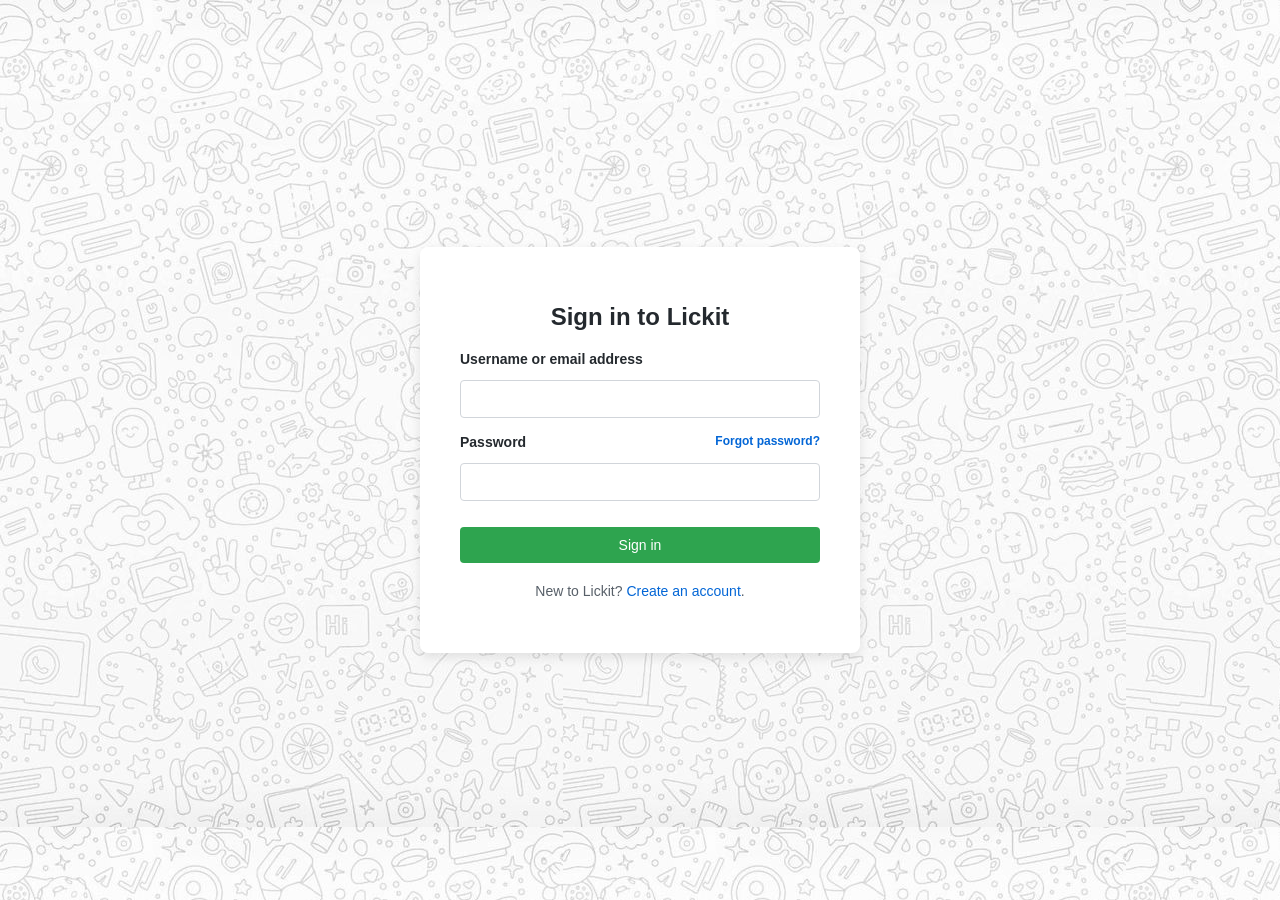
<file: login.html>
<!DOCTYPE html>
<html lang="en">
<head>
    <meta charset="UTF-8">
    <meta name="viewport" content="width=device-width, initial-scale=1.0">
    <title>Login - Lickit</title>
    <link rel="stylesheet" href="style.css">
    <style>
        body {
    font-family: -apple-system, BlinkMacSystemFont, "Segoe UI", Roboto, "Helvetica Neue", Arial, sans-serif;
    background-color: #f6f8fa;
    display: flex;
    justify-content: center;
    align-items: center;
    height: 100vh;
    margin: 0;
    background-image: url(wallpaper4.jpg);
}

.login-container {
    background-color: #fff;
    padding: 40px;
    border-radius: 8px;
    box-shadow: 0 4px 12px rgba(0, 0, 0, 0.1);
    width: 360px;
    text-align: center;
}

.login-form h1 {
    font-size: 24px;
    margin-bottom: 20px;
    color: #24292e;
}

.form-group {
    margin-bottom: 16px;
    text-align: left;
}

.form-group label {
    display: block;
    margin-bottom: 8px;
    color: #24292e;
    font-size: 14px;
    font-weight: 600;
}

.forgot-password {
    float: right;
    font-size: 12px;
    color: #0366d6;
    text-decoration: none;
}

.forgot-password:hover {
    text-decoration: underline;
}

input[type="text"],
input[type="password"] {
    width: 100%;
    padding: 10px;
    margin-top: 5px;
    border: 1px solid #d1d5da;
    border-radius: 4px;
    font-size: 14px;
    box-sizing: border-box;
}

.btn-login {
    width: 100%;
    background-color: #2ea44f;
    color: white;
    border: none;
    border-radius: 4px;
    padding: 10px;
    font-size: 14px;
    cursor: pointer;
    margin-top: 10px;
}

.btn-login:hover {
    background-color: #22863a;
}

.sign-up-prompt {
    font-size: 14px;
    margin-top: 20px;
    color: #586069;
}

.sign-up-prompt a {
    color: #0366d6;
    text-decoration: none;
}

.sign-up-prompt a:hover {
    text-decoration: underline;
}
    </style>
</head>
<body>
    <div class="login-container">
        <div class="login-form">
            <h1>Sign in to Lickit</h1>
            <form action="#" method="POST">
                <div class="form-group">
                    <label for="username">Username or email address</label>
                    <input type="text" id="username" name="username" required>
                </div>
                <div class="form-group">
                    <label for="password">Password <a href="#" class="forgot-password">Forgot password?</a></label>
                    <input type="password" id="password" name="password" required>
                </div>
                <button type="submit" class="btn-login">Sign in</button>
            </form>
            <p class="sign-up-prompt">
                New to Lickit? <a href="#">Create an account</a>.
            </p>
        </div>
    </div>
</body>
</html>
</file>
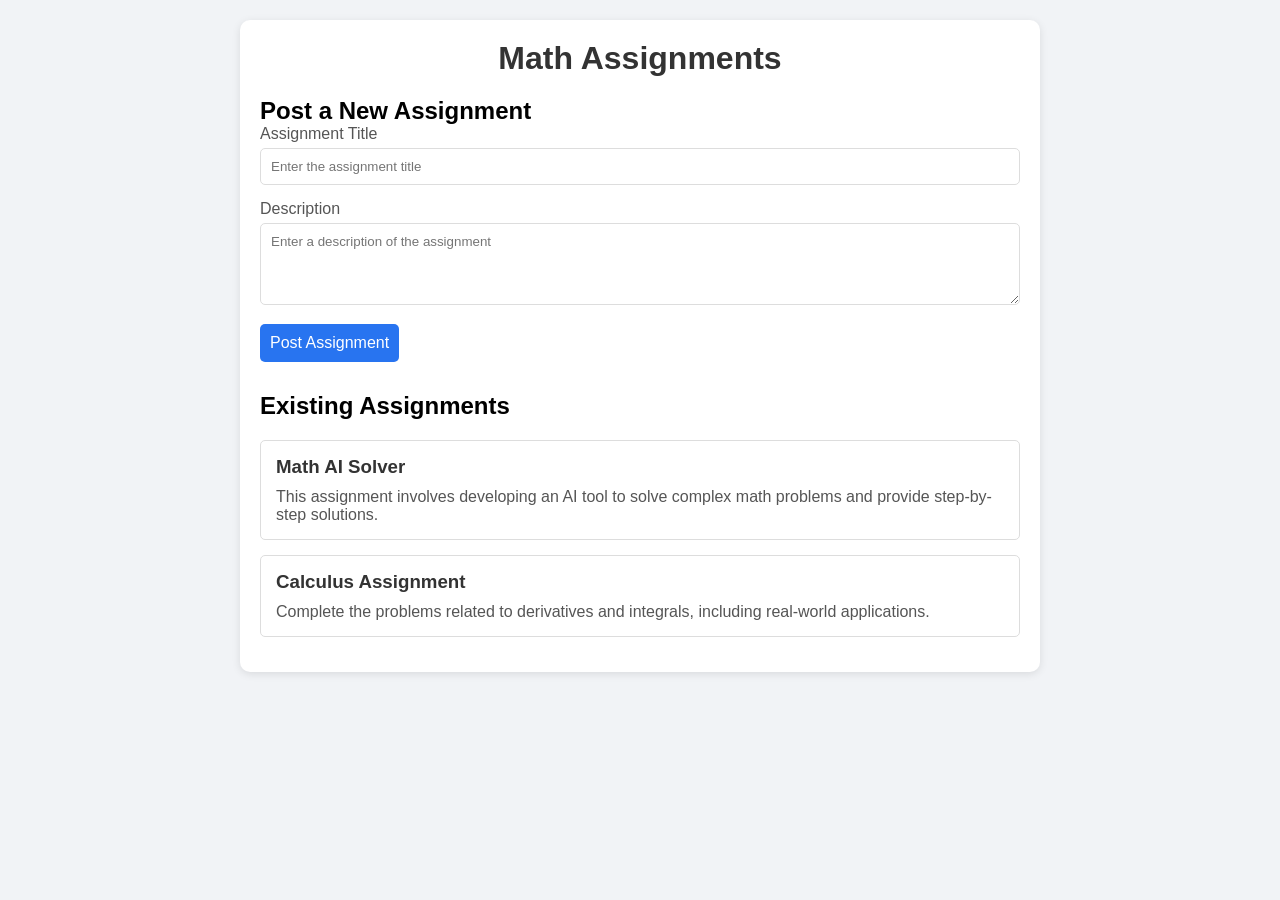
<file: math_assignment.html>
<!DOCTYPE html>
<html lang="en">
<head>
    <meta charset="UTF-8">
    <meta name="viewport" content="width=device-width, initial-scale=1.0">
    <title>Math Assignments</title>
    <style>
        * {
            box-sizing: border-box;
            margin: 0;
            padding: 0;
            font-family: 'Arial', sans-serif;
        }

        body {
            background-color: #f1f3f6;
        }

        .container {
            max-width: 800px;
            margin: 20px auto;
            padding: 20px;
            background-color: white;
            border-radius: 10px;
            box-shadow: 0 2px 8px rgba(0, 0, 0, 0.1);
        }

        h1 {
            text-align: center;
            margin-bottom: 20px;
            color: #333;
        }

        .assignment-form {
            margin-bottom: 30px;
        }

        .form-group {
            margin-bottom: 15px;
        }

        .form-group label {
            display: block;
            margin-bottom: 5px;
            color: #555;
        }

        .form-group input, .form-group textarea {
            width: 100%;
            padding: 10px;
            border: 1px solid #ddd;
            border-radius: 5px;
        }

        .submit-btn {
            padding: 10px;
            background-color: #2874f0;
            color: white;
            border: none;
            border-radius: 5px;
            font-size: 16px;
            cursor: pointer;
            transition: background-color 0.3s;
        }

        .submit-btn:hover {
            background-color: #1a5ab6;
        }

        .existing-assignments {
            margin-top: 20px;
        }

        .assignment {
            padding: 15px;
            border: 1px solid #ddd;
            border-radius: 5px;
            margin-bottom: 15px;
        }

        .assignment h3 {
            margin-bottom: 10px;
            color: #333;
        }

        .assignment p {
            color: #555;
        }
    </style>
</head>
<body>

    <div class="container">
        <h1>Math Assignments</h1>

        <!-- Form to Post a New Assignment -->
        <div class="assignment-form">
            <h2>Post a New Assignment</h2>
            <div class="form-group">
                <label for="title">Assignment Title</label>
                <input type="text" id="title" placeholder="Enter the assignment title" required>
            </div>
            <div class="form-group">
                <label for="description">Description</label>
                <textarea id="description" rows="4" placeholder="Enter a description of the assignment" required></textarea>
            </div>
            <button class="submit-btn" onclick="postAssignment()">Post Assignment</button>
        </div>

        <!-- Existing Assignments Section -->
        <h2>Existing Assignments</h2>
        <div class="existing-assignments" id="assignments-list">
            <div class="assignment">
                <h3>Math AI Solver</h3>
                <p>This assignment involves developing an AI tool to solve complex math problems and provide step-by-step solutions.</p>
            </div>
            <div class="assignment">
                <h3>Calculus Assignment</h3>
                <p>Complete the problems related to derivatives and integrals, including real-world applications.</p>
            </div>
        </div>
    </div>

    <script>
        // Function to post a new assignment
        function postAssignment() {
            const title = document.getElementById('title').value.trim();
            const description = document.getElementById('description').value.trim();
            const assignmentsList = document.getElementById('assignments-list');

            if (title && description) {
                const newAssignment = document.createElement('div');
                newAssignment.classList.add('assignment');
                newAssignment.innerHTML = `
                    <h3>${title}</h3>
                    <p>${description}</p>
                `;
                assignmentsList.prepend(newAssignment); // Add new assignment at the top
                document.getElementById('title').value = ''; // Clear input fields
                document.getElementById('description').value = '';
            } else {
                alert('Please fill in all fields.');
            }
        }
    </script>

</body>
</html>
</file>
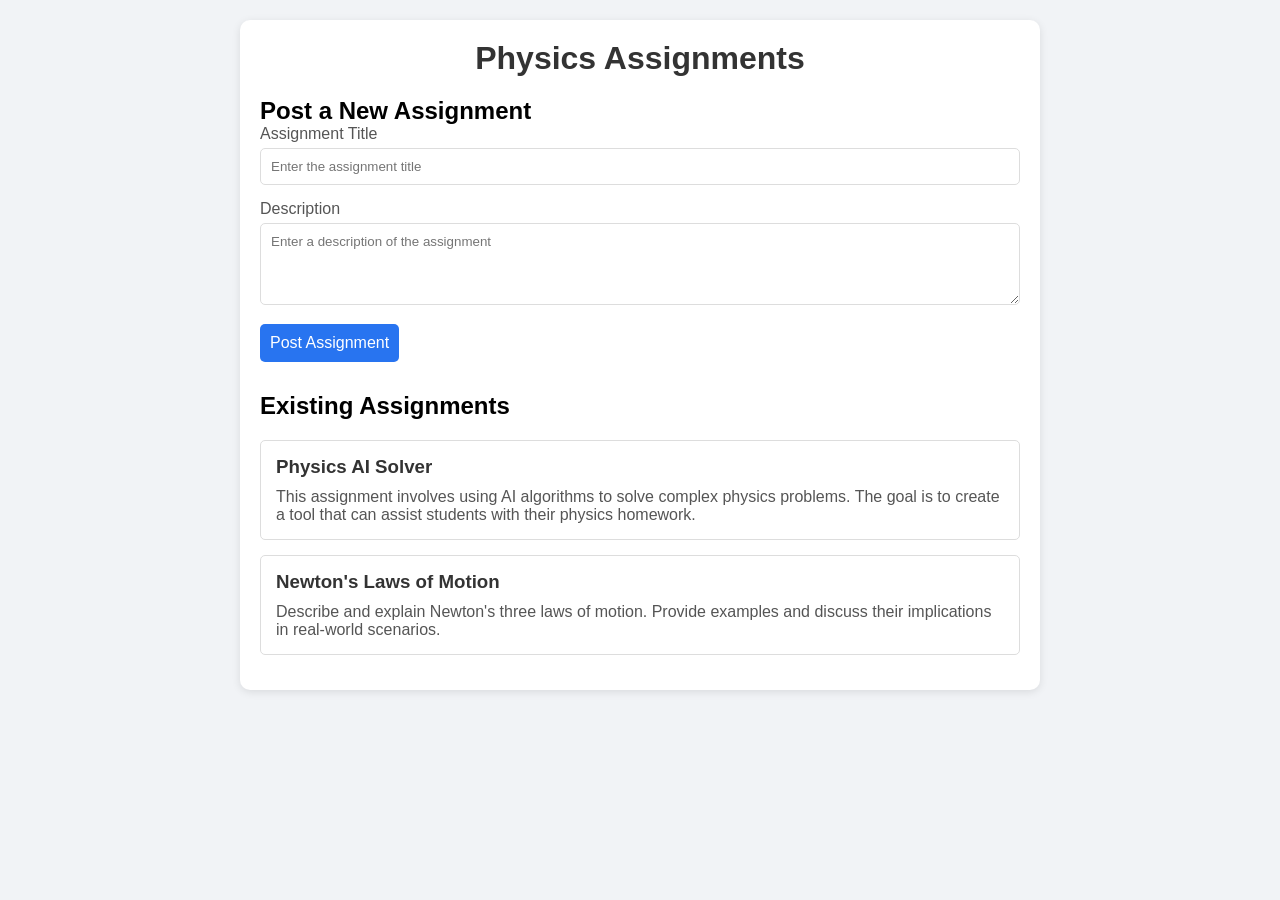
<file: physics_assignment.html>
<!DOCTYPE html>
<html lang="en">
<head>
    <meta charset="UTF-8">
    <meta name="viewport" content="width=device-width, initial-scale=1.0">
    <title>Physics Assignments</title>
    <style>
        * {
            box-sizing: border-box;
            margin: 0;
            padding: 0;
            font-family: 'Arial', sans-serif;
        }

        body {
            background-color: #f1f3f6;
        }

        .container {
            max-width: 800px;
            margin: 20px auto;
            padding: 20px;
            background-color: white;
            border-radius: 10px;
            box-shadow: 0 2px 8px rgba(0, 0, 0, 0.1);
        }

        h1 {
            text-align: center;
            margin-bottom: 20px;
            color: #333;
        }

        .assignment-form {
            margin-bottom: 30px;
        }

        .form-group {
            margin-bottom: 15px;
        }

        .form-group label {
            display: block;
            margin-bottom: 5px;
            color: #555;
        }

        .form-group input, .form-group textarea {
            width: 100%;
            padding: 10px;
            border: 1px solid #ddd;
            border-radius: 5px;
        }

        .submit-btn {
            padding: 10px;
            background-color: #2874f0;
            color: white;
            border: none;
            border-radius: 5px;
            font-size: 16px;
            cursor: pointer;
            transition: background-color 0.3s;
        }

        .submit-btn:hover {
            background-color: #1a5ab6;
        }

        .existing-assignments {
            margin-top: 20px;
        }

        .assignment {
            padding: 15px;
            border: 1px solid #ddd;
            border-radius: 5px;
            margin-bottom: 15px;
        }

        .assignment h3 {
            margin-bottom: 10px;
            color: #333;
        }

        .assignment p {
            color: #555;
        }
    </style>
</head>
<body>

    <div class="container">
        <h1>Physics Assignments</h1>

        <!-- Form to Post a New Assignment -->
        <div class="assignment-form">
            <h2>Post a New Assignment</h2>
            <div class="form-group">
                <label for="title">Assignment Title</label>
                <input type="text" id="title" placeholder="Enter the assignment title" required>
            </div>
            <div class="form-group">
                <label for="description">Description</label>
                <textarea id="description" rows="4" placeholder="Enter a description of the assignment" required></textarea>
            </div>
            <button class="submit-btn" onclick="postAssignment()">Post Assignment</button>
        </div>

        <!-- Existing Assignments Section -->
        <h2>Existing Assignments</h2>
        <div class="existing-assignments" id="assignments-list">
            <div class="assignment">
                <h3>Physics AI Solver</h3>
                <p>This assignment involves using AI algorithms to solve complex physics problems. The goal is to create a tool that can assist students with their physics homework.</p>
            </div>
            <div class="assignment">
                <h3>Newton's Laws of Motion</h3>
                <p>Describe and explain Newton's three laws of motion. Provide examples and discuss their implications in real-world scenarios.</p>
            </div>
        </div>
    </div>

    <script>
        // Function to post a new assignment
        function postAssignment() {
            const title = document.getElementById('title').value.trim();
            const description = document.getElementById('description').value.trim();
            const assignmentsList = document.getElementById('assignments-list');

            if (title && description) {
                const newAssignment = document.createElement('div');
                newAssignment.classList.add('assignment');
                newAssignment.innerHTML = `
                    <h3>${title}</h3>
                    <p>${description}</p>
                `;
                assignmentsList.prepend(newAssignment); // Add new assignment at the top
                document.getElementById('title').value = ''; // Clear input fields
                document.getElementById('description').value = '';
            } else {
                alert('Please fill in all fields.');
            }
        }
    </script>

</body>
</html>
</file>
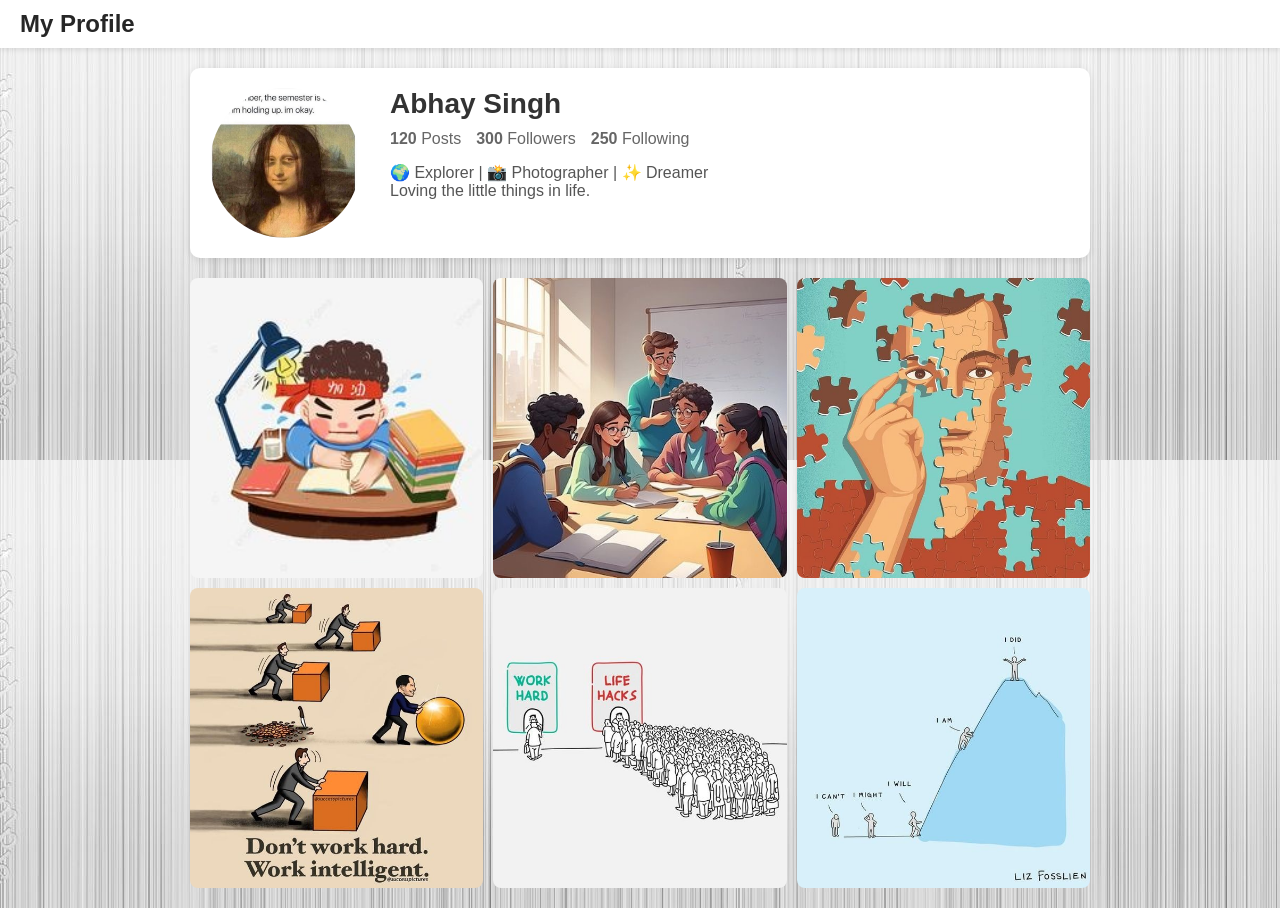
<file: profile.html>
<!DOCTYPE html>
<html lang="en">
<head>
    <meta charset="UTF-8">
    <meta name="viewport" content="width=device-width, initial-scale=1.0">
    <title>Profile</title>
    <style>
        * {
            box-sizing: border-box;
            margin: 0;
            padding: 0;
            font-family: 'Arial', sans-serif;
        }

        body {
            background-color: #fafafa;
            background-image: url(wallpaper\ 3.jpg);
            /* background-repeat: no-repeat; */
            object-fit: cover;
        }

        .navbar {
            background-color: white;
            padding: 10px 20px;
            box-shadow: 0 2px 5px rgba(0, 0, 0, 0.1);
            display: flex;
            justify-content: space-between;
            align-items: center;
        }

        .navbar h1 {
            font-size: 24px;
            color: #262626;
        }

        .profile-header {
            display: flex;
            padding: 20px;
            max-width: 900px;
            margin: 20px auto;
            background-color: white;
            border-radius: 10px;
            box-shadow: 0 2px 8px rgba(0, 0, 0, 0.1);
        }

        .profile-pic {
            width: 150px;
            height: 150px;
            border-radius: 50%;
            overflow: hidden;
            margin-right: 30px;
        }

        .profile-pic img {
            width: 100%;
            height: 100%;
            object-fit: cover;
        }

        .profile-details {
            flex-grow: 1;
        }

        .profile-details h2 {
            font-size: 28px;
            color: #333;
            margin-bottom: 10px;
        }

        .profile-stats {
            display: flex;
            gap: 15px;
            margin-bottom: 15px;
        }

        .profile-stats div {
            font-size: 16px;
            color: #666;
        }

        .profile-bio {
            font-size: 16px;
            color: #555;
        }

        .gallery {
            max-width: 900px;
            margin: 20px auto;
            display: grid;
            grid-template-columns: repeat(3, 1fr);
            gap: 10px;
        }

        .gallery img {
            width: 100%;
            height: 300px;
            object-fit: cover;
            border-radius: 8px;
            transition: transform 0.3s ease;
        }

        .gallery img:hover {
            transform: scale(1.05);
        }

        @media (max-width: 768px) {
            .profile-header {
                flex-direction: column;
                align-items: center;
            }

            .profile-pic {
                margin: 0 0 20px 0;
            }

            .gallery {
                grid-template-columns: repeat(2, 1fr);
            }
        }

        @media (max-width: 480px) {
            .gallery {
                grid-template-columns: 1fr;
            }
        }
    </style>
</head>
<body>

    <!-- Navbar -->
    <div class="navbar">
        <h1>My Profile</h1>
    </div>

    <!-- Profile Header -->
    <div class="profile-header">
        <div class="profile-pic">
            <img src="image/profile 1.jpg" alt="Profile Picture">
        </div>
        <div class="profile-details">
            <h2>Abhay Singh</h2>
            <div class="profile-stats">
                <div><strong>120</strong> Posts</div>
                <div><strong>300</strong> Followers</div>
                <div><strong>250</strong> Following</div>
            </div>
            <div class="profile-bio">
                <p>🌍 Explorer | 📸 Photographer | ✨ Dreamer</p>
                <p>Loving the little things in life.</p>
            </div>
        </div>
    </div>

    <!-- Gallery -->
    <div class="gallery">
        <img src="profile post/d1.jpg" alt="Post 1">
        <img src="profile post/d2.jpg" alt="Post 2">
        <img src="profile post/d3.jpg" alt="Post 3">
        <img src="profile post/d4.jpg" alt="Post 4">
        <img src="profile post/d5.jpg" alt="Post 5">
        <img src="profile post/d6.jpg" alt="Post 6">
    </div>

</body>
</html>
</file>
<file: style.css>
/* *{
    padding: 0;
    margin: 0;
} */
body {
    font-family: Arial, sans-serif;
    margin: 0;
    padding: 0;
    background-color: #f8f9fa;
    background-image: url(wallpaper.jpg);
}

/* Navbar styling */
.navbar {
    background-color: #fff;
    display: flex;
    justify-content: space-between;
    align-items: center;
    padding: 0px 20px;
    box-shadow: 0 2px 4px rgba(0, 0, 0, 0.1);
    position: sticky;
    top: 0;
    z-index: 1000;
    gap: 0px;
    height: 90px;
    margin-bottom: 20px;
}

.navbar-logo {
    display: flex;
    /* align-items: center; */
    object-fit: cover;
    padding: 10px;
    /* gap: 10px; */
    /* gap: ; */
}

.navbar-logo img {
    height: 80px;
    margin-top: 5px;
    margin-left: 5px;
    
}
.gif{
    border-radius: 60%;
    height: 30px;

}
.navbar-logo p{
    font-size: 30px;
    font-weight: bold;
    margin-left: 10px;
}
.navbar-logo b{
    font-size: 30px;
    font-weight: bold;
    color: rgb(17, 145, 225); 
}


.navbar-links {
    display: flex;
    align-items: center;
    gap: 20px;
}

.navbar-links a {
    text-decoration: none;
    color: #333;
    font-weight: 500;
}

.navbar-links a:hover {
    color: #28a745;
    transform: scale(1.1);
    transition-duration: 500ms;
}

.search-bar {
    display: flex;
    align-items: center;
    background-color: #f1f3f4;
    /* border-radius: 25px; */
    /* padding: 5px 10px; */
    /* padding-right: 20px; */
    width: 500px;
    height: 45px;
    border-radius: 30px;
    /* font-size: 30px; */
}

.search-bar input {
    border: none;
    background: none;
    font-size: large;
    outline: none;
    height: 100%;
    width: 100%;
    border-radius: 30px;
    flex-grow: 1;
    padding-left: 10px;
    background-image: url(image/search.svg);
    background-position: right;
    background-position-x: 460px;
    background-repeat: no-repeat;
    box-sizing: border-box;
}
.cart-icon{
    display: flex;
    align-items: center;
    background: none;
    border: none;
    

}
.login{
    background-color: red;
    width: 60px;
    height: 30px;
    border-radius: 8px;
    border: 0px;
}
.login:hover{
    cursor: pointer;
}
.cart-icon:hover{
    cursor: pointer;
    transform: scale(1.1);
    transition-duration: 500ms;
    background-color: #ddd;
    border-radius: 5px;
}

.search-bar-input:focus{
    border: solid rgb(26, 26, 26);
}










.container {
    font-family: Arial, sans-serif;
    background-color: #f4f4f4;
    display: flex;
    justify-content: center;
    flex-direction: column;
    /* padding: 20px; */
    margin: auto;
    /* width: 20vw; */
    width: 400px;
    /* padding: 20px; */
    gap: 0;
}

.community-post {
    background: #fff;
    border-radius: 10px;
    box-shadow: 0 2px 5px rgba(0, 0, 0, 0.1);
    width: 400px;
    box-sizing: border-box;
    padding: 20px;
    margin: auto;
}

.user-info {
    display: flex;
    align-items: center;
    gap: 10px;
}

.avatar {
    border-radius: 50%;
    width: 40px;
    height: 40px;
}
.avatar:hover{
    cursor: pointer;
}
.like-btn, .comment-btn, .share-btn {
    cursor: pointer;
}

.user-details h2 {
    margin: 0;
    font-size: 16px;
}

.post-time {
    font-size: 12px;
    color: #888;
    display: inline;
}

.post-content {
    margin-top: 15px;
}

.post-content p {
    font-size: 14px;
    margin: 0 0 10px 0;
}

.post-image {
    width: 100%;
    border-radius: 10px;
}

.post-actions {
    display: flex;
    justify-content: space-around;
    margin-top: 15px;
}

.post-actions button {
    background: none;
    border: none;
    cursor: pointer;
    font-size: 14px;
    color: #0073e6;
}

.comment-section {
    margin-top: 20px;
}

.comment {
    display: flex;
    align-items: center;
    margin-bottom: 10px;
}

.comment-details {
    margin-left: 10px;
}

.comment-username {
    font-size: 14px;
    margin: 0;
}

.comment-text {
    font-size: 13px;
    margin: 5px 0 0 0;
}

.add-comment {
    display: flex;
    align-items: center;
}

.comment-input {
    flex: 1;
    padding: 8px;
    margin-right: 10px;
    border: 1px solid #ddd;
    border-radius: 5px;
}

.comment-submit {
    background: #0073e6;
    color: white;
    border: none;
    padding: 8px 10px;
    border-radius: 5px;
    cursor: pointer;
}
.divider{
    border: 0px;
    height: 2px;
    background-color: rgb(196, 192, 192);
    width: 100%;
    margin: 20px 0px;
}











.share-options {
    display: none; /* Initially hidden */
    margin-top: 10px;
    gap: 10px;
    align-items: center;
}

.share-options img {
    width: 20px; /* Adjusted size */
    height: 20px; /* Adjusted size */
    cursor: pointer; /* Pointer cursor for icons */
}









.upload-photo {
    margin: 10px;
    text-align: center;
}

.upload-label {
    font-size: 16px;
    margin-right: 10px;
    color: #333;
}
</file>
<file: style2.css>
.container {
    font-family: Arial, sans-serif;
    background-color: #f4f4f4;
    display: flex;
    justify-content: center;
    padding: 20px;
}

.community-post {
    background: #fff;
    border-radius: 10px;
    box-shadow: 0 2px 5px rgba(0, 0, 0, 0.1);
    width: 400px;
    padding: 20px;
}

.user-info {
    display: flex;
    align-items: center;
    gap: 10px;
}

.avatar {
    border-radius: 50%;
    width: 40px;
    height: 40px;
}

.user-details h2 {
    margin: 0;
    font-size: 16px;
}

.post-time {
    font-size: 12px;
    color: #888;
    display: inline;
}

.post-content {
    margin-top: 15px;
}

.post-content p {
    font-size: 14px;
    margin: 0 0 10px 0;
}

.post-image {
    width: 100%;
    border-radius: 10px;
}

.post-actions {
    display: flex;
    justify-content: space-around;
    margin-top: 15px;
}

.post-actions button {
    background: none;
    border: none;
    cursor: pointer;
    font-size: 14px;
    color: #0073e6;
}

.comment-section {
    margin-top: 20px;
}

.comment {
    display: flex;
    align-items: center;
    margin-bottom: 10px;
}

.comment-details {
    margin-left: 10px;
}

.comment-username {
    font-size: 14px;
    margin: 0;
}

.comment-text {
    font-size: 13px;
    margin: 5px 0 0 0;
}

.add-comment {
    display: flex;
    align-items: center;
}

.comment-input {
    flex: 1;
    padding: 8px;
    margin-right: 10px;
    border: 1px solid #ddd;
    border-radius: 5px;
}

.comment-submit {
    background: #0073e6;
    color: white;
    border: none;
    padding: 8px 10px;
    border-radius: 5px;
    cursor: pointer;
}
</file>
